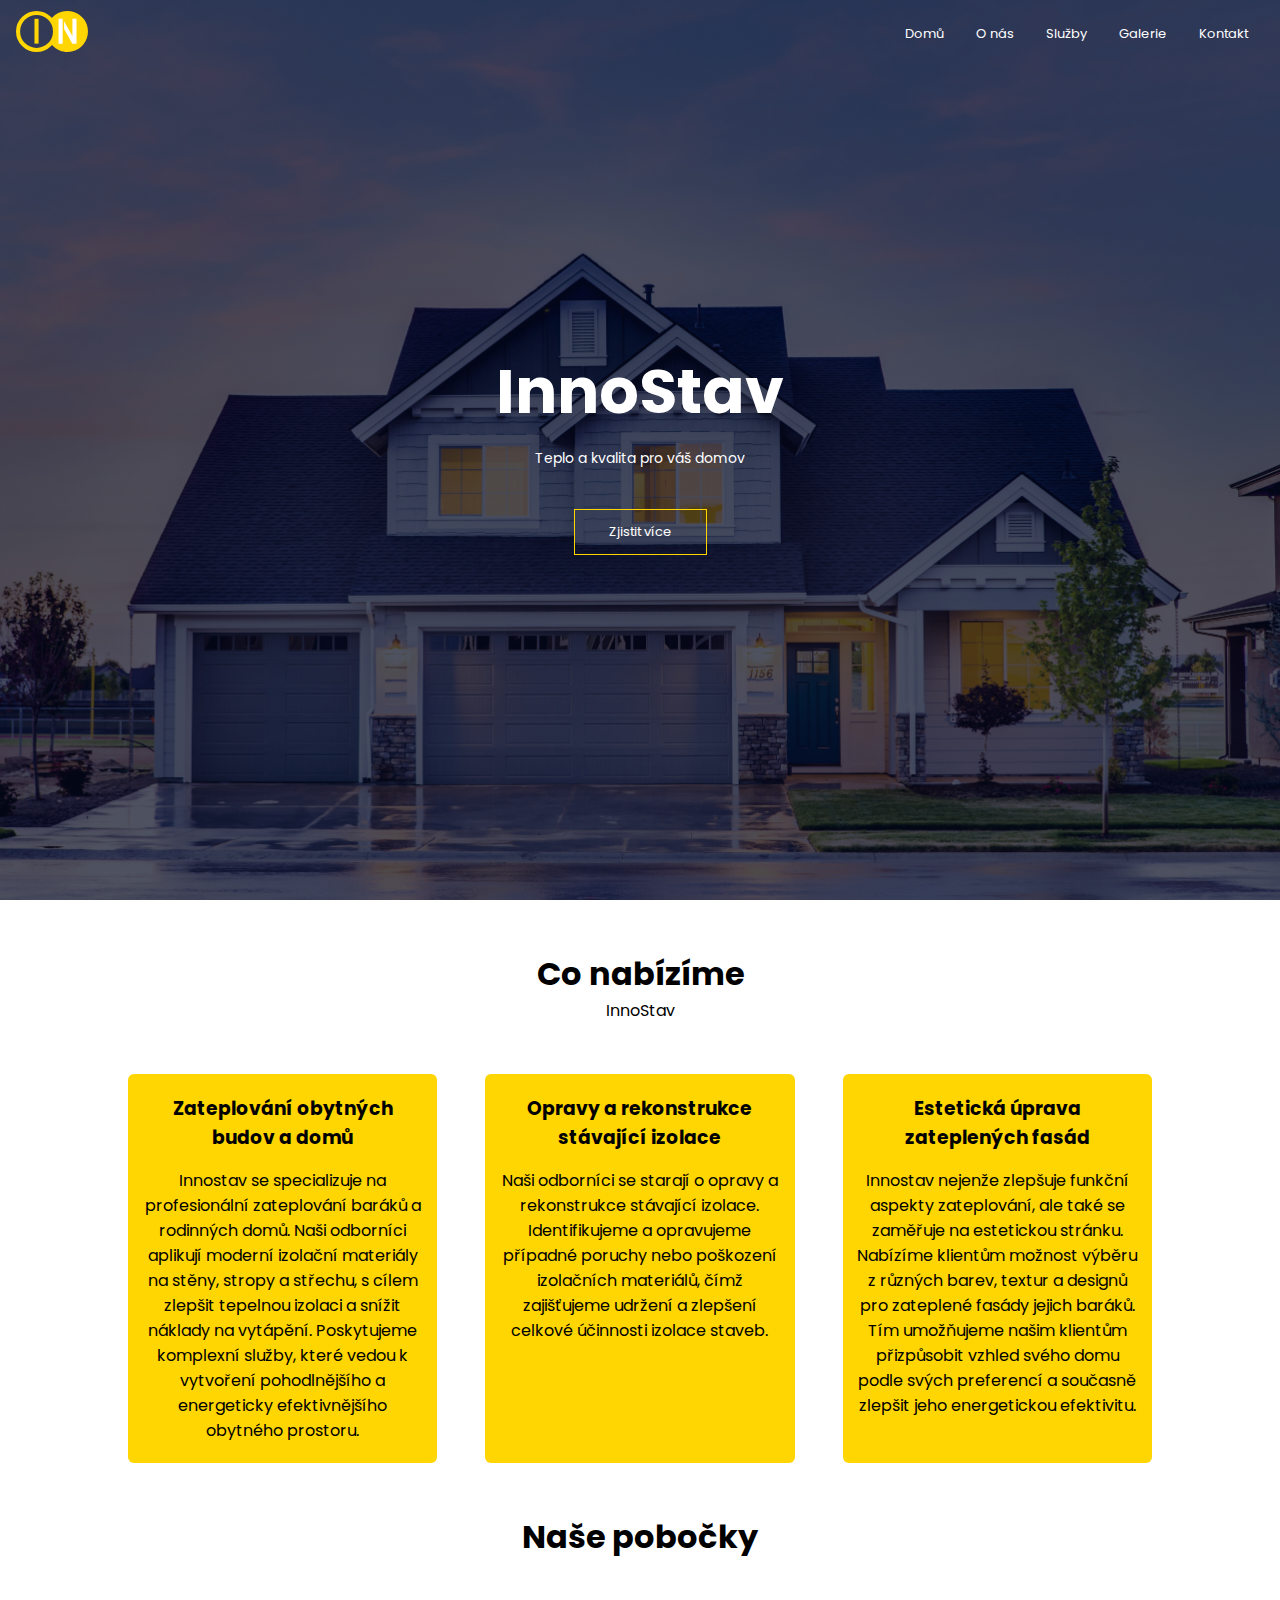
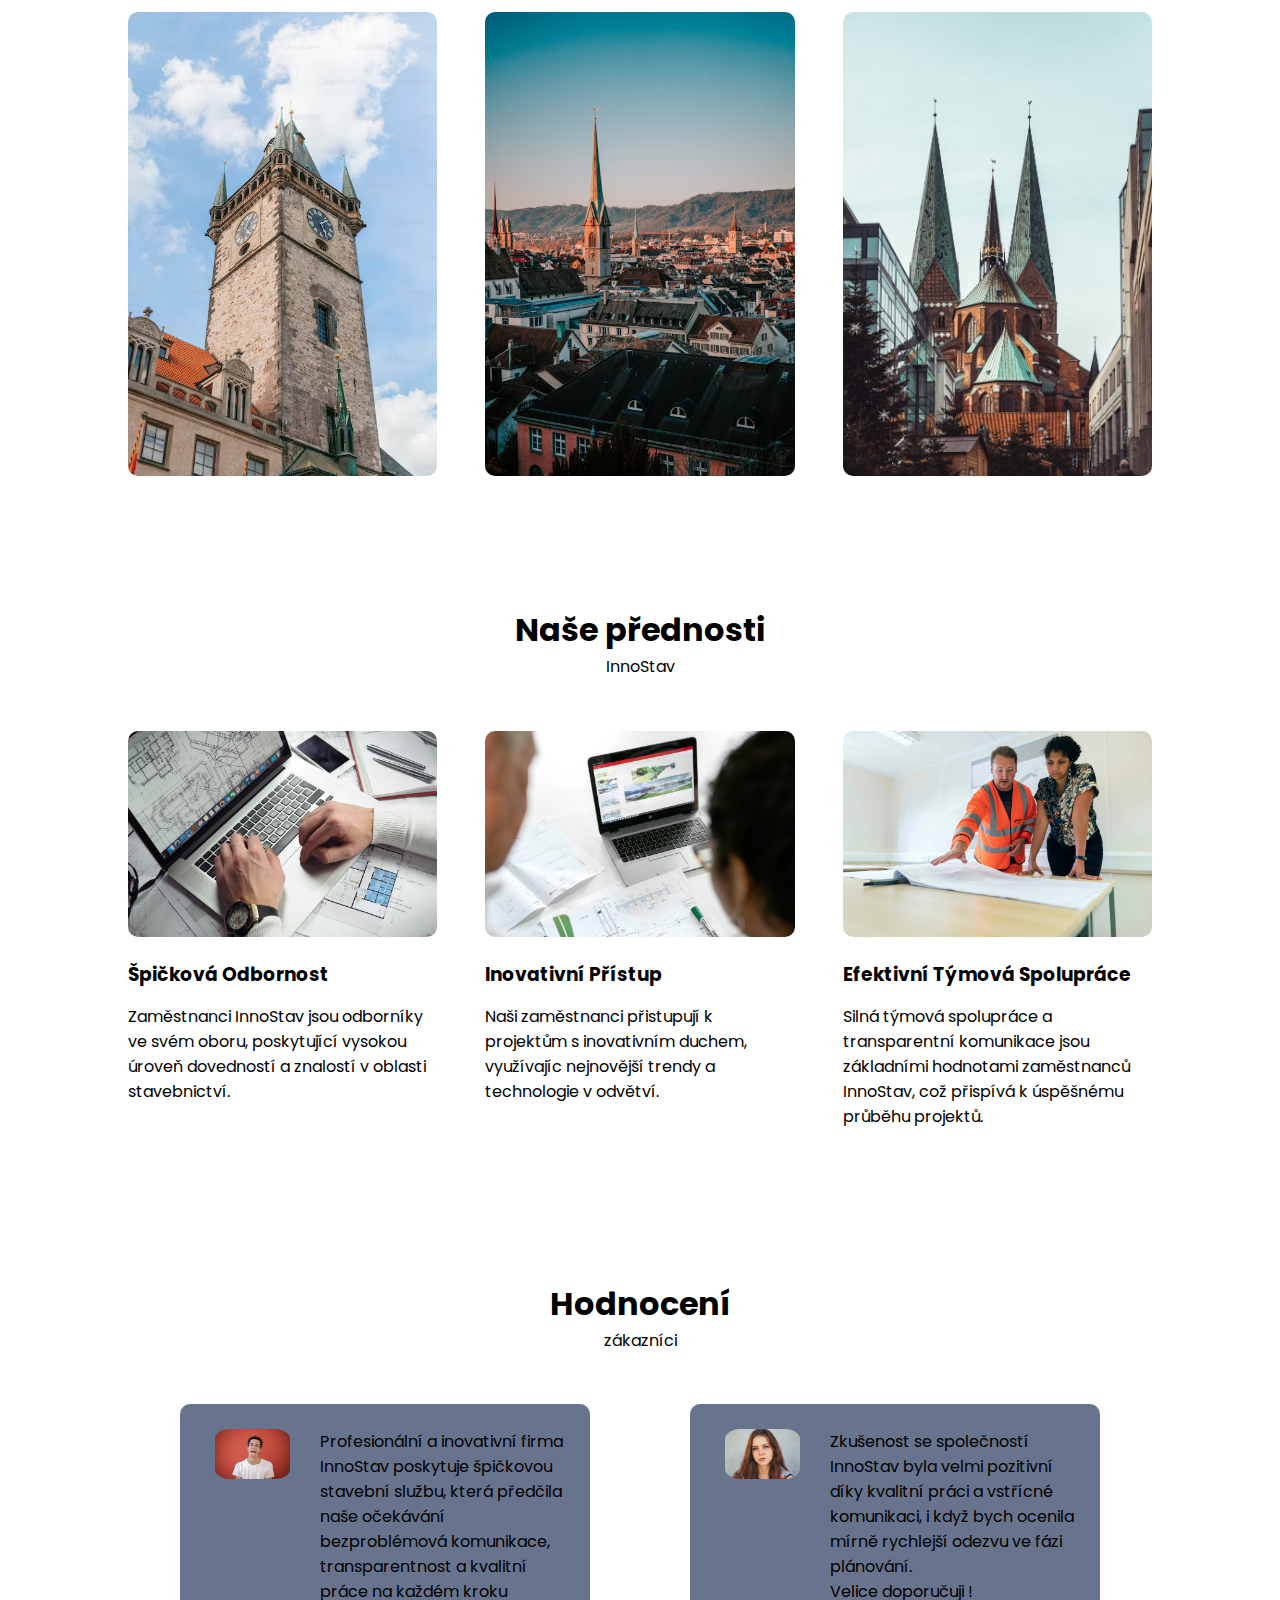
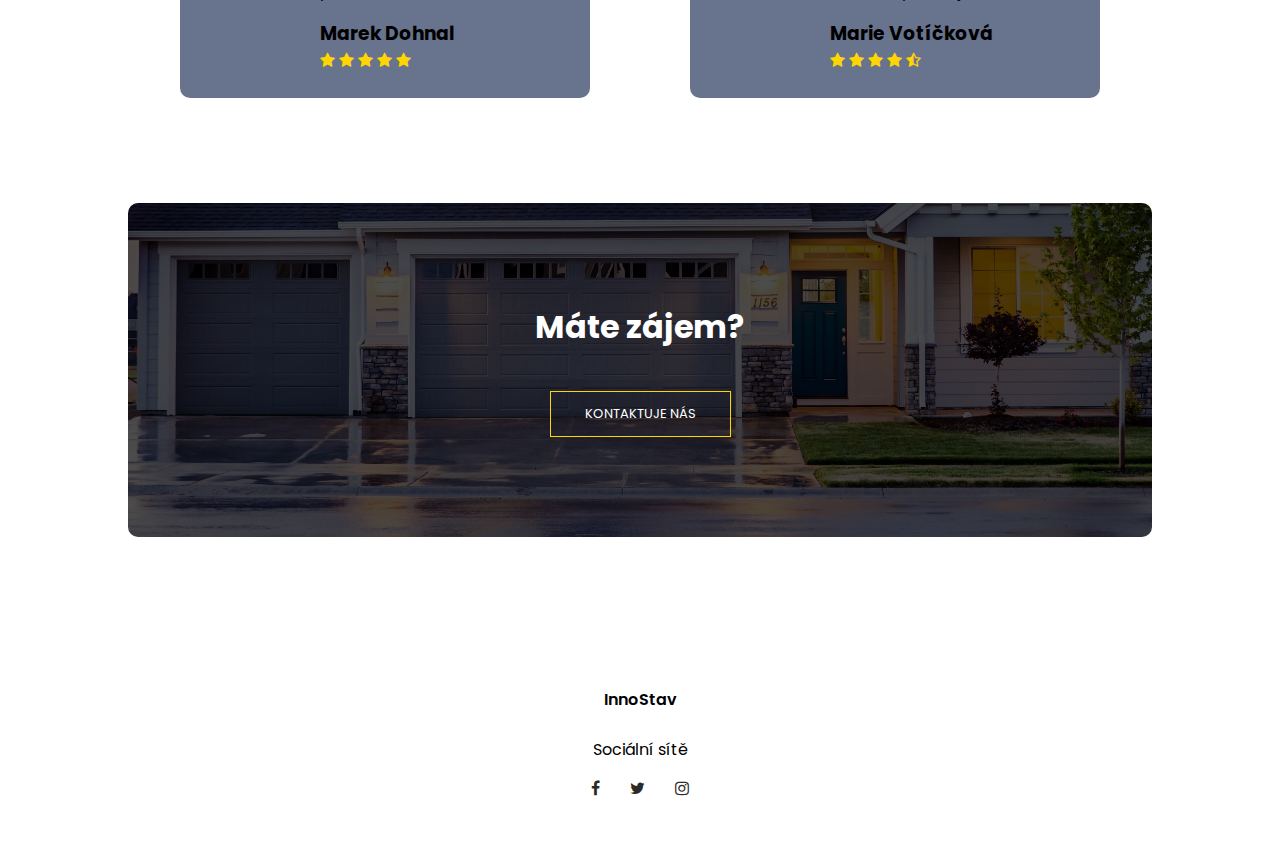
<file: index.html>
<!DOCTYPE html>
<html lang="en">

<head>
    <meta charset="UTF-8">
    <meta name="viewport" content="width=device-width, initial-scale=1.0">
    <title>InnoStav</title>
    <link rel="stylesheet" href="style.css">
    <link rel="preconnect" href="https://fonts.googleapis.com">
    <link rel="preconnect" href="https://fonts.gstatic.com" crossorigin>
    <link href="https://fonts.googleapis.com/css2?family=Poppins:wght@200;300;400;600;700&display=swap"
        rel="stylesheet">
    <link rel="stylesheet" href="https://stackpath.bootstrapcdn.com/font-awesome/4.7.0/css/font-awesome.min.css">

<body>
    <section class="header">
        <nav>
            <div class="nav-links">
                <a href="index.html"><img id="logo" src="fotky/logo.svg" alt="Logo firmy"></a>
                <ul>
                    <li><a href="index.html">Domů</a></li>
                    <li><a href="o-nas.html">O nás</a></li>
                    <li><a href="sluzby.html">Služby</a></li>
                    <li><a href="galerie.html">Galerie</a></li>
                    <li><a href="kontakt.html">Kontakt</a></li>
                </ul>
            </div>
        </nav>
        <div class="text-box">
            <h1>InnoStav</h1>
            <p>Teplo a kvalita pro váš domov</p>
            <a href="sluzby.html" class="cudlik">Zjistit více</a>
        </div>

    </section>

    <section class="down-text">
        <h1>Co nabízíme</h1>
        <p>InnoStav</p>

        <div class="row">
            <div class="down-text-color">
                <h3>Zateplování obytných budov a domů</h3>
                <p>Innostav se specializuje na profesionální zateplování baráků a rodinných domů. Naši odborníci
                    aplikují moderní izolační materiály na stěny, stropy a střechu, s cílem zlepšit tepelnou izolaci a
                    snížit náklady na vytápění. Poskytujeme komplexní služby, které vedou k vytvoření pohodlnějšího a
                    energeticky efektivnějšího obytného prostoru.</p>
            </div>
            <div class="down-text-color">
                <h3>Opravy a rekonstrukce stávající izolace</h3>
                <p>Naši odborníci se starají o opravy a rekonstrukce stávající izolace. Identifikujeme a opravujeme
                    případné poruchy nebo poškození izolačních materiálů, čímž zajišťujeme udržení a zlepšení celkové
                    účinnosti izolace staveb.</p>
            </div>
            <div class="down-text-color">
                <h3>Estetická úprava zateplených fasád</h3>
                <p>Innostav nejenže zlepšuje funkční aspekty zateplování, ale také se zaměřuje na estetickou stránku.
                    Nabízíme klientům možnost výběru z různých barev, textur a designů pro zateplené fasády jejich
                    baráků. Tím umožňujeme našim klientům přizpůsobit vzhled svého domu podle svých preferencí a
                    současně zlepšit jeho energetickou efektivitu.</p>
            </div>
        </div>

    </section>

    <section class="inter">
        <h1> Naše pobočky</h1>
        <div class="row">
            <div class="inter-col">
                <img src="fotky/praha.jpg">
                <div class="layer">
                    <h3>PRAHA</h3>
                </div>

            </div>
            <div class="inter-col">
                <img src="fotky/brno3.jpg">
                <div class="layer">
                    <h3>BRNO</h3>
                </div>

            </div>
            <div class="inter-col">
                <img src="fotky/plzen3.avif">
                <div class="layer">
                    <h3>PLZEŇ</h3>
                </div>

            </div>
        </div>
    </section>

    <section class="milan">
        <h1>Naše přednosti</h1>
        <p>InnoStav</p>
        <div class="row">
            <div class="milan-col">
                <img src="fotky/odbor.jpeg" alt="">
                <h3>Špičková Odbornost</h3>
                <p>Zaměstnanci InnoStav jsou odborníky ve svém oboru, poskytující vysokou úroveň dovedností a znalostí v
                    oblasti stavebnictví.</p>
            </div>

            <div class="milan-col">
                <img src="fotky/trend2.jpg" alt="">
                <h3>Inovativní Přístup</h3>
                <p>Naši zaměstnanci přistupují k projektům s inovativním duchem, využívajíc nejnovější trendy a
                    technologie v odvětví.</p>
            </div>

            <div class="milan-col">
                <img src="fotky/spolup.webp" alt="">
                <h3>Efektivní Týmová Spolupráce</h3>
                <p>Silná týmová spolupráce a transparentní komunikace jsou základními hodnotami zaměstnanců InnoStav,
                    což přispívá k úspěšnému průběhu projektů.</p>
            </div>
        </div>
    </section>

    <section class="hodnoceni">
        <h1>Hodnocení</h1>
        <p>zákazníci</p>
        <div class="row" style="justify-content: space-evenly;">
            <div class="hodnoceni-col">
                <img src="fotky/oblicej3.webp" alt="">
                <div>
                    <p>Profesionální a inovativní firma InnoStav poskytuje špičkovou stavební službu, která předčila
                        naše očekávání bezproblémová komunikace, transparentnost a kvalitní práce na každém kroku</p>
                    <h3>Marek Dohnal</h3>
                    <i class="fa fa-star" aria-hidden="true"></i>
                    <i class="fa fa-star" aria-hidden="true"></i>
                    <i class="fa fa-star" aria-hidden="true"></i>
                    <i class="fa fa-star" aria-hidden="true"></i>
                    <i class="fa fa-star" aria-hidden="true"></i>
                </div>

            </div>
            <div class="hodnoceni-col">
                <img src="fotky/oblicej2.jpeg" alt="">
                <div>
                    <p>Zkušenost se společností InnoStav byla velmi pozitivní díky kvalitní práci a vstřícné komunikaci,
                        i když bych ocenila mírně rychlejší odezvu ve fázi plánování.<br>Velice doporučuji !</p>
                    <h3>Marie Votíčková</h3>
                    <i class="fa fa-star" aria-hidden="true"></i>
                    <i class="fa fa-star" aria-hidden="true"></i>
                    <i class="fa fa-star" aria-hidden="true"></i>
                    <i class="fa fa-star" aria-hidden="true"></i>
                    <i class="fa fa-star-half-o" aria-hidden="true"></i>

                </div>
            </div>
        </div>

    </section>
    <section class="interista">
        <h1>Máte zájem?</h1>
        <a href="Kontakt.html" class="cudlik">KONTAKTUJE NÁS</a>
    </section>

    <section class="footer">
        <h4>InnoStav</h4>
        <p>Sociální sítě</p>

        <div class="ikony">
            <i class="fa fa-facebook" aria-hidden="true"
                onclick="window.location.href='https://www.facebook.com/groups/349080314745396';"></i>
            <i class="fa fa-twitter" aria-hidden="true"
                onclick="window.location.href='https://twitter.com/innostav';"></i>
            <i class="fa fa-instagram" aria-hidden="true"
                onclick="window.location.href='https://www.instagram.com/bombarder_alex/';"></i>
        </div>
    </section>



</body>

</html>
</file>
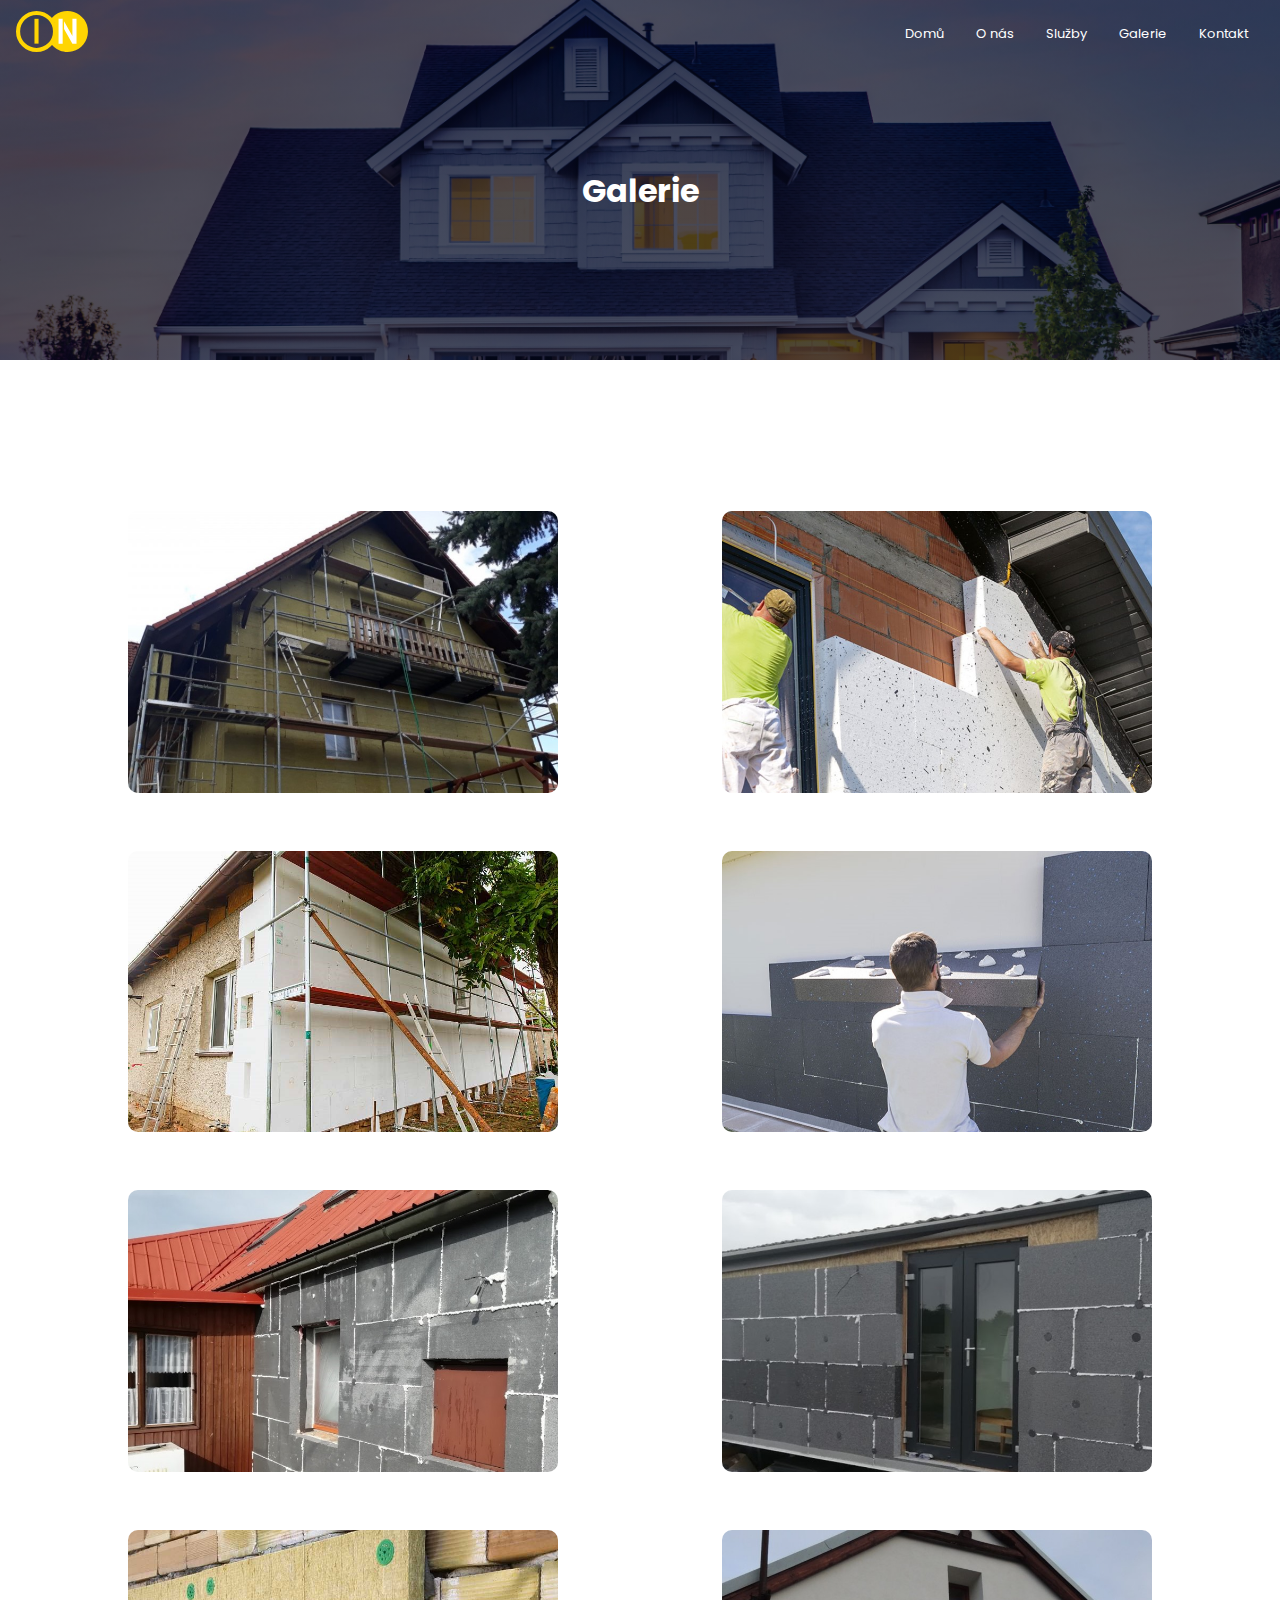
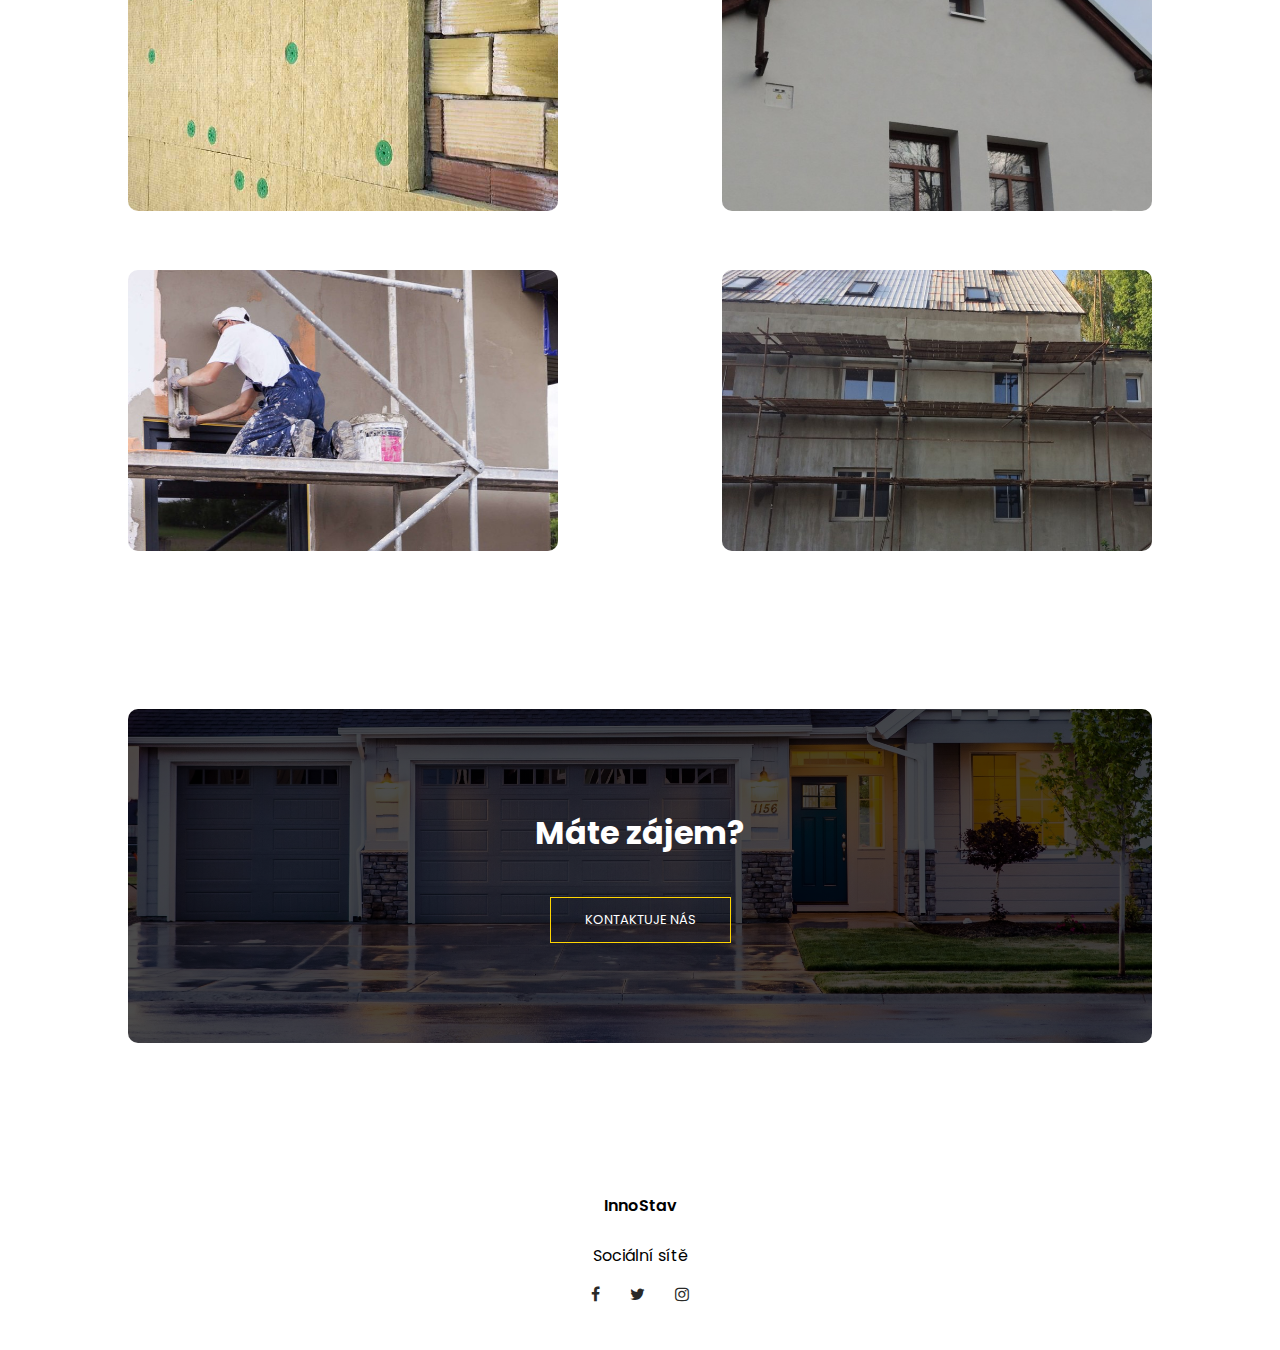
<file: galerie.html>
<!DOCTYPE html>
<html lang="en">
<head>
    <meta charset="UTF-8">
    <meta name="viewport" content="width=device-width, initial-scale=1.0">
    <title>InnoStav</title>
    <link rel="stylesheet" href="style.css">
    <link rel="preconnect" href="https://fonts.googleapis.com">
    <link rel="preconnect" href="https://fonts.gstatic.com" crossorigin>
    <link href="https://fonts.googleapis.com/css2?family=Poppins:wght@200;300;400;600;700&display=swap" rel="stylesheet">
    <link rel="stylesheet" href="https://stackpath.bootstrapcdn.com/font-awesome/4.7.0/css/font-awesome.min.css">
<body>
    <section class="sub-header">
        <nav>
            <div class="nav-links">
                <a href="index.html"><img id="logo" src="fotky/logo.svg" alt="Logo firmy"></a>
                <ul>
                    <li><a href="index.html">Domů</a></li>
                    <li><a href="o-nas.html">O nás</a></li>
                    <li><a href="sluzby.html">Služby</a></li>
                    <li><a href="galerie.html">Galerie</a></li>
                    <li><a href="kontakt.html">Kontakt</a></li>
                </ul>
            </div> 
        </nav>
        <h1>Galerie</h1>
    </section>
    

    <section class="galerie">
        <div class="forza">
            <div class="galerie-col">
                <img src="fotky2/1.jpg" alt="">
            </div>
            <div class="galerie-col">
                <img src="fotky2/2.jpg" alt="">
            </div>
            <div class="galerie-col">
                <img src="fotky2/3.jpg" alt="">
            </div>
            <div class="galerie-col">
                <img src="fotky2/4.jpg" alt="">
            </div>
            <div class="galerie-col">
                <img src="fotky2/5.jpg" alt="">
            </div>
            <div class="galerie-col">
                <img src="fotky2/6.jpg" alt="">
            </div>
            <div class="galerie-col">
                <img src="fotky2/7.jpg" alt="">
            </div>
            <div class="galerie-col">
                <img src="fotky2/8.jpg" alt="">
            </div>
            <div class="galerie-col">
                <img src="fotky2/9.jpg" alt="">
            </div>
            <div class="galerie-col">
                <img src="fotky2/10.jpg" alt="">
            </div>

            
        </div>
    </section>

    <section class="interista">
        <h1>Máte zájem?</h1>
        <a href="Kontakt.html" class="cudlik">KONTAKTUJE NÁS</a>
    </section>
    
    <section class="footer">
        <h4>InnoStav</h4>
        <p>Sociální sítě</p>
      
        <div class="ikony">
            <i class="fa fa-facebook" aria-hidden="true"
                onclick="window.location.href='https://www.facebook.com/groups/349080314745396';"></i>
            <i class="fa fa-twitter" aria-hidden="true"
                onclick="window.location.href='https://twitter.com/innostav';"></i>
            <i class="fa fa-instagram" aria-hidden="true"
                onclick="window.location.href='https://www.instagram.com/bombarder_alex/';"></i>
        </div>
    </section>   
</body>
</html>
</file>
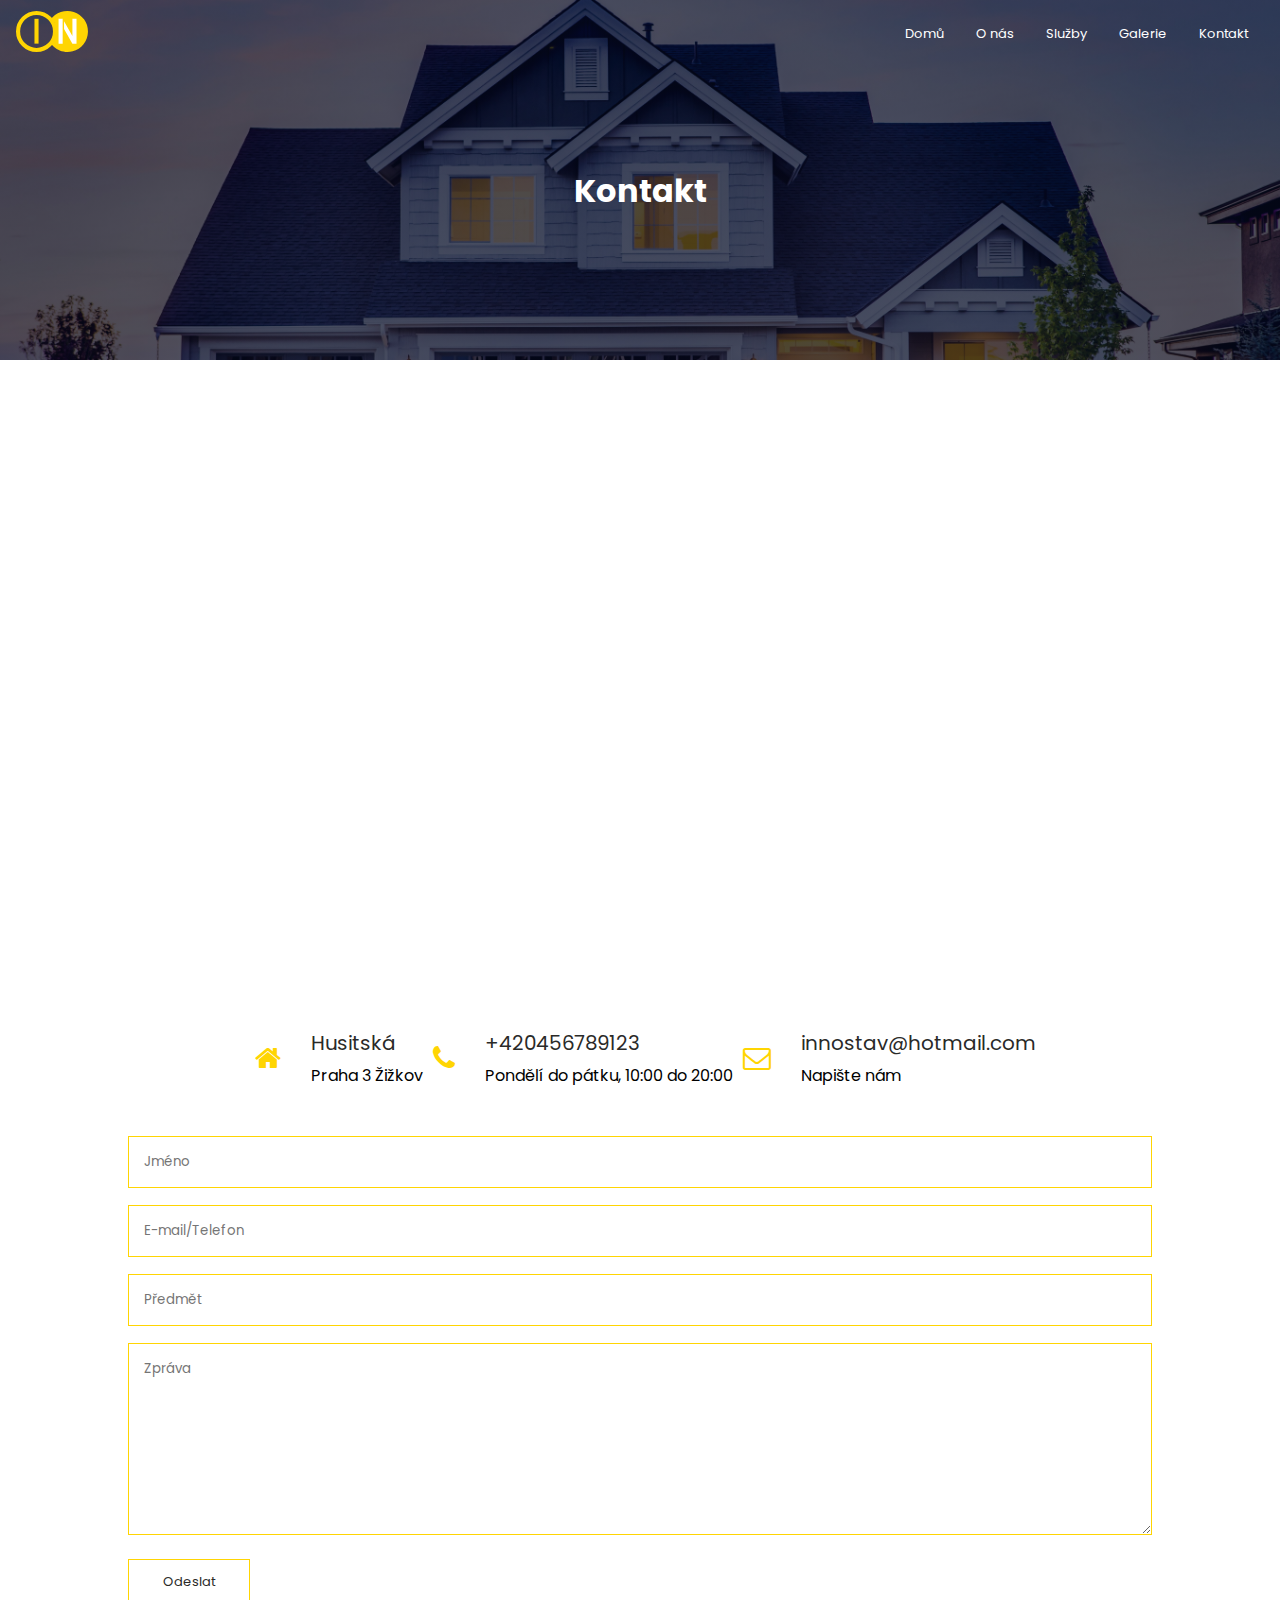
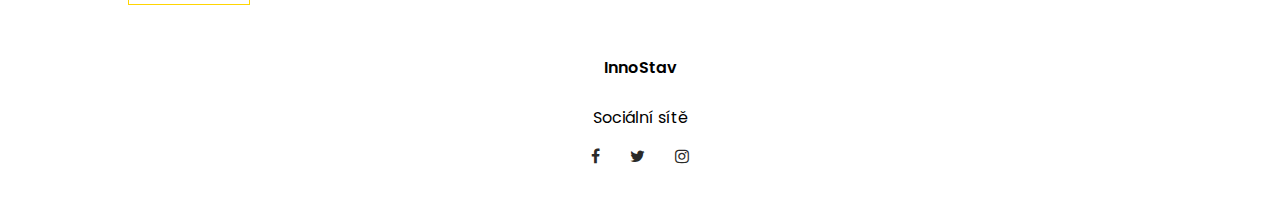
<file: kontakt.html>
<!DOCTYPE html>
<html lang="en">

<head>
    <meta charset="UTF-8">
    <meta name="viewport" content="width=device-width, initial-scale=1.0">
    <title>InnoStav</title>
    <link rel="stylesheet" href="style.css">
    <link rel="preconnect" href="https://fonts.googleapis.com">
    <link rel="preconnect" href="https://fonts.gstatic.com" crossorigin>
    <link href="https://fonts.googleapis.com/css2?family=Poppins:wght@200;300;400;600;700&display=swap"
        rel="stylesheet">
    <link rel="stylesheet" href="https://stackpath.bootstrapcdn.com/font-awesome/4.7.0/css/font-awesome.min.css">

<body>
    <section class="sub-header">
        <nav>
            <div class="nav-links">
                <a href="index.html"><img id="logo" src="fotky/logo.svg" alt="Logo firmy"></a>
                <ul>
                    <li><a href="index.html">Domů</a></li>
                    <li><a href="o-nas.html">O nás</a></li>
                    <li><a href="sluzby.html">Služby</a></li>
                    <li><a href="galerie.html">Galerie</a></li>
                    <li><a href="kontakt.html">Kontakt</a></li>
                </ul>
            </div>
        </nav>
        <h1>Kontakt</h1>
    </section>

    <section class="lokace">
        <iframe
            src="https://www.google.com/maps/embed?pb=!1m14!1m12!1m3!1d159.99706462084853!2d14.44373985911015!3d50.08716619044205!2m3!1f0!2f0!3f0!3m2!1i1024!2i768!4f13.1!5e0!3m2!1scs!2scz!4v1704552148950!5m2!1scs!2scz"
            width="600" height="450" style="border:0;" allowfullscreen="" loading="lazy"
            referrerpolicy="no-referrer-when-downgrade"></iframe>
    </section>

    <section class="kontakt">
        <div class="row" style="flex-direction: column;">
            <div class="kontakt-col">
                <div>
                    <i class="fa fa-home" aria-hidden="true"></i>
                    <span>
                        <h5>Husitská</h5>
                        <p>Praha 3 Žižkov</p>
                    </span>
                </div>
                <div>
                    <i class="fa fa-phone" aria-hidden="true"></i>
                    <span>
                        <h5>+420456789123</h5>
                        <p>Pondělí do pátku, 10:00 do 20:00</p>
                    </span>
                </div>
                <div>
                    <i class="fa fa-envelope-o" aria-hidden="true"></i>
                    <span>
                        <h5>innostav@hotmail.com</h5>
                        <p>Napište nám</p>
                    </span>
                </div>
            </div>
            <div class="kontakt-col">

                <form action="">
                    <input type="text" placeholder="Jméno" required>
                    <input type="Email" placeholder="E-mail/Telefon" required>
                    <input type="text" placeholder="Předmět" required>
                    <textarea rows="8" placeholder="Zpráva" required></textarea>
                    <button type="Potvrdit" class="cudlik">Odeslat</button>
                </form>

            </div>
        </div>
        </div>



    </section>




    <section class="footer">
        <h4>InnoStav</h4>
        <p>Sociální sítě</p>

        <div class="ikony">
            <i class="fa fa-facebook" aria-hidden="true"
                onclick="window.location.href='https://www.facebook.com/groups/349080314745396';"></i>
            <i class="fa fa-twitter" aria-hidden="true"
                onclick="window.location.href='https://twitter.com/innostav';"></i>
            <i class="fa fa-instagram" aria-hidden="true"
                onclick="window.location.href='https://www.instagram.com/bombarder_alex/';"></i>
        </div>
    </section>
</body>

</html>
</file>
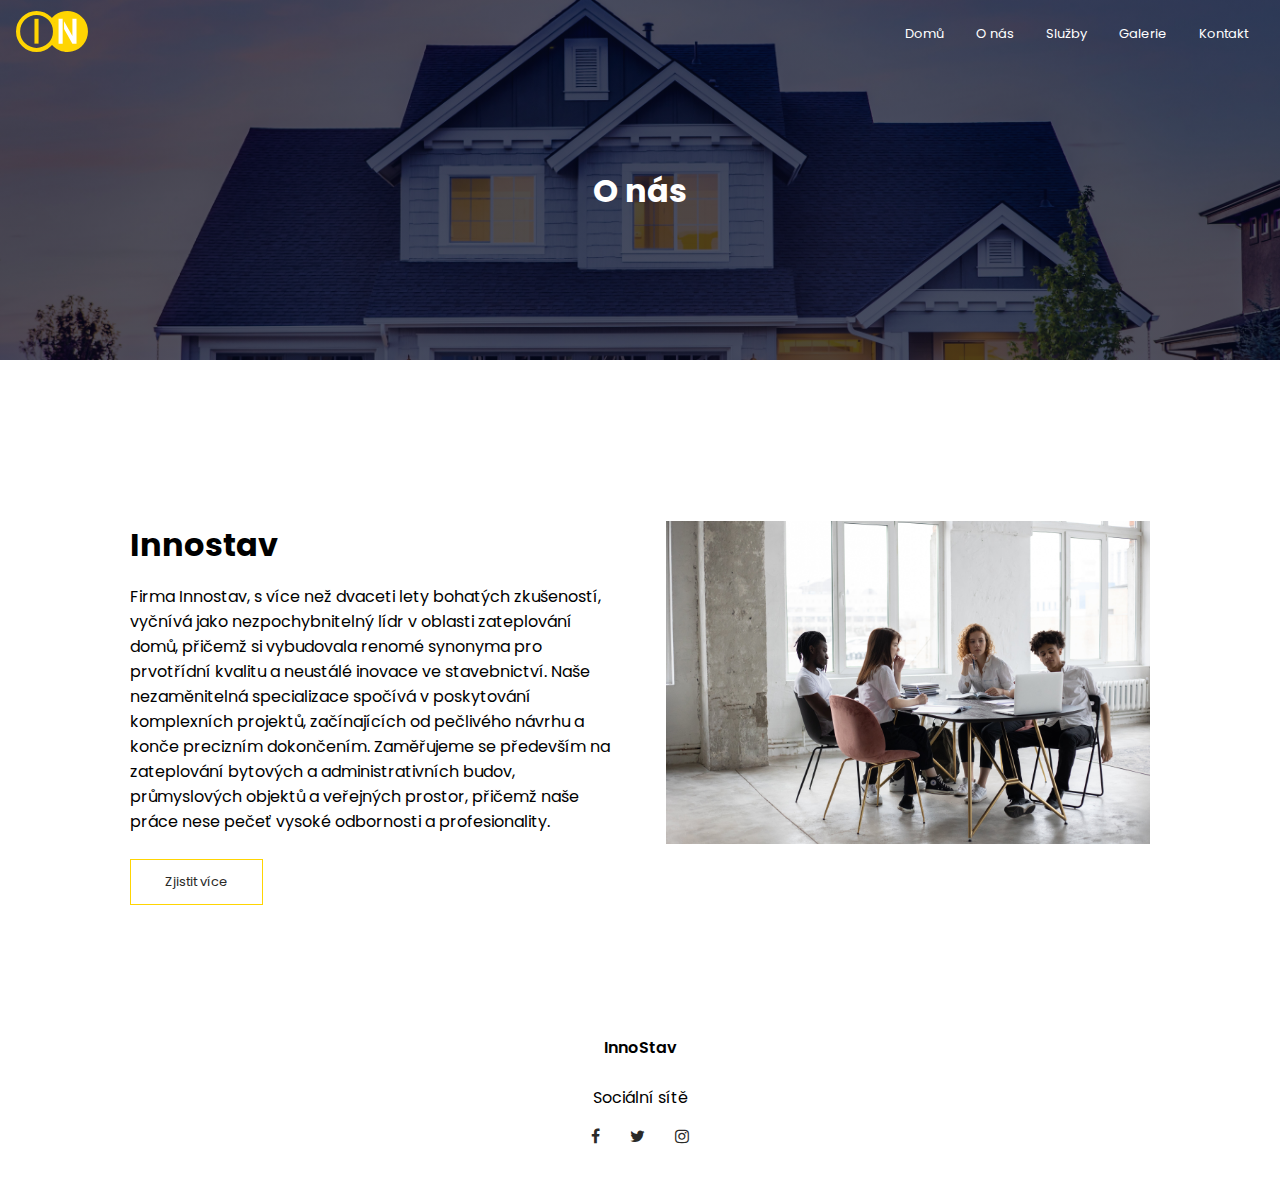
<file: o-nas.html>
<!DOCTYPE html>
<html lang="en">
<head>
    <meta charset="UTF-8">
    <meta name="viewport" content="width=device-width, initial-scale=1.0">
    <title>InnoStav</title>
    <link rel="stylesheet" href="style.css">
    <link rel="preconnect" href="https://fonts.googleapis.com">
    <link rel="preconnect" href="https://fonts.gstatic.com" crossorigin>
    <link href="https://fonts.googleapis.com/css2?family=Poppins:wght@200;300;400;600;700&display=swap" rel="stylesheet">
    <link rel="stylesheet" href="https://stackpath.bootstrapcdn.com/font-awesome/4.7.0/css/font-awesome.min.css">
<body>
    <section class="sub-header">
        <nav>
            <div class="nav-links">
                <a href="index.html"><img id="logo" src="fotky/logo.svg" alt="Logo firmy"></a>
                <ul>
                    <li><a href="index.html">Domů</a></li>
                    <li><a href="o-nas.html">O nás</a></li>
                    <li><a href="sluzby.html">Služby</a></li>
                    <li><a href="galerie.html">Galerie</a></li>
                    <li><a href="kontakt.html">Kontakt</a></li>
                </ul>
            </div> 
        </nav>
        <h1>O nás</h1>
    </section>
    <section class="onas-content">
        <div class="row">
            <div class="onas-col">
                <h1>Innostav</h1>
                <p>Firma Innostav, s více než dvaceti lety bohatých zkušeností, vyčnívá jako nezpochybnitelný lídr v oblasti zateplování domů, přičemž si vybudovala renomé synonyma pro prvotřídní kvalitu a neustálé inovace ve stavebnictví. Naše nezaměnitelná specializace spočívá v poskytování komplexních projektů, začínajících od pečlivého návrhu a konče precizním dokončením. Zaměřujeme se především na zateplování bytových a administrativních budov, průmyslových objektů a veřejných prostor, přičemž naše práce nese pečeť vysoké odbornosti a profesionality.</p>
                <a href="sluzby.html" class="cudlik druhy">Zjistit více</a>
            </div>
            <div class="onas-col">
                <img src="fotky/onas.jpg" alt="">
            </div>
        </div>

    </section>
    <section class="footer">
        <h4>InnoStav</h4>
        <p>Sociální sítě</p>
      
        <div class="ikony">
            <i class="fa fa-facebook" aria-hidden="true" onclick="window.location.href='https://www.facebook.com/groups/349080314745396';"></i>
            <i class="fa fa-twitter" aria-hidden="true" onclick="window.location.href='https://twitter.com/innostav';"></i>
            <i class="fa fa-instagram" aria-hidden="true" onclick="window.location.href='https://www.instagram.com/bombarder_alex/';"></i>
        </div>
    </section>   
</body>
</html>
</file>
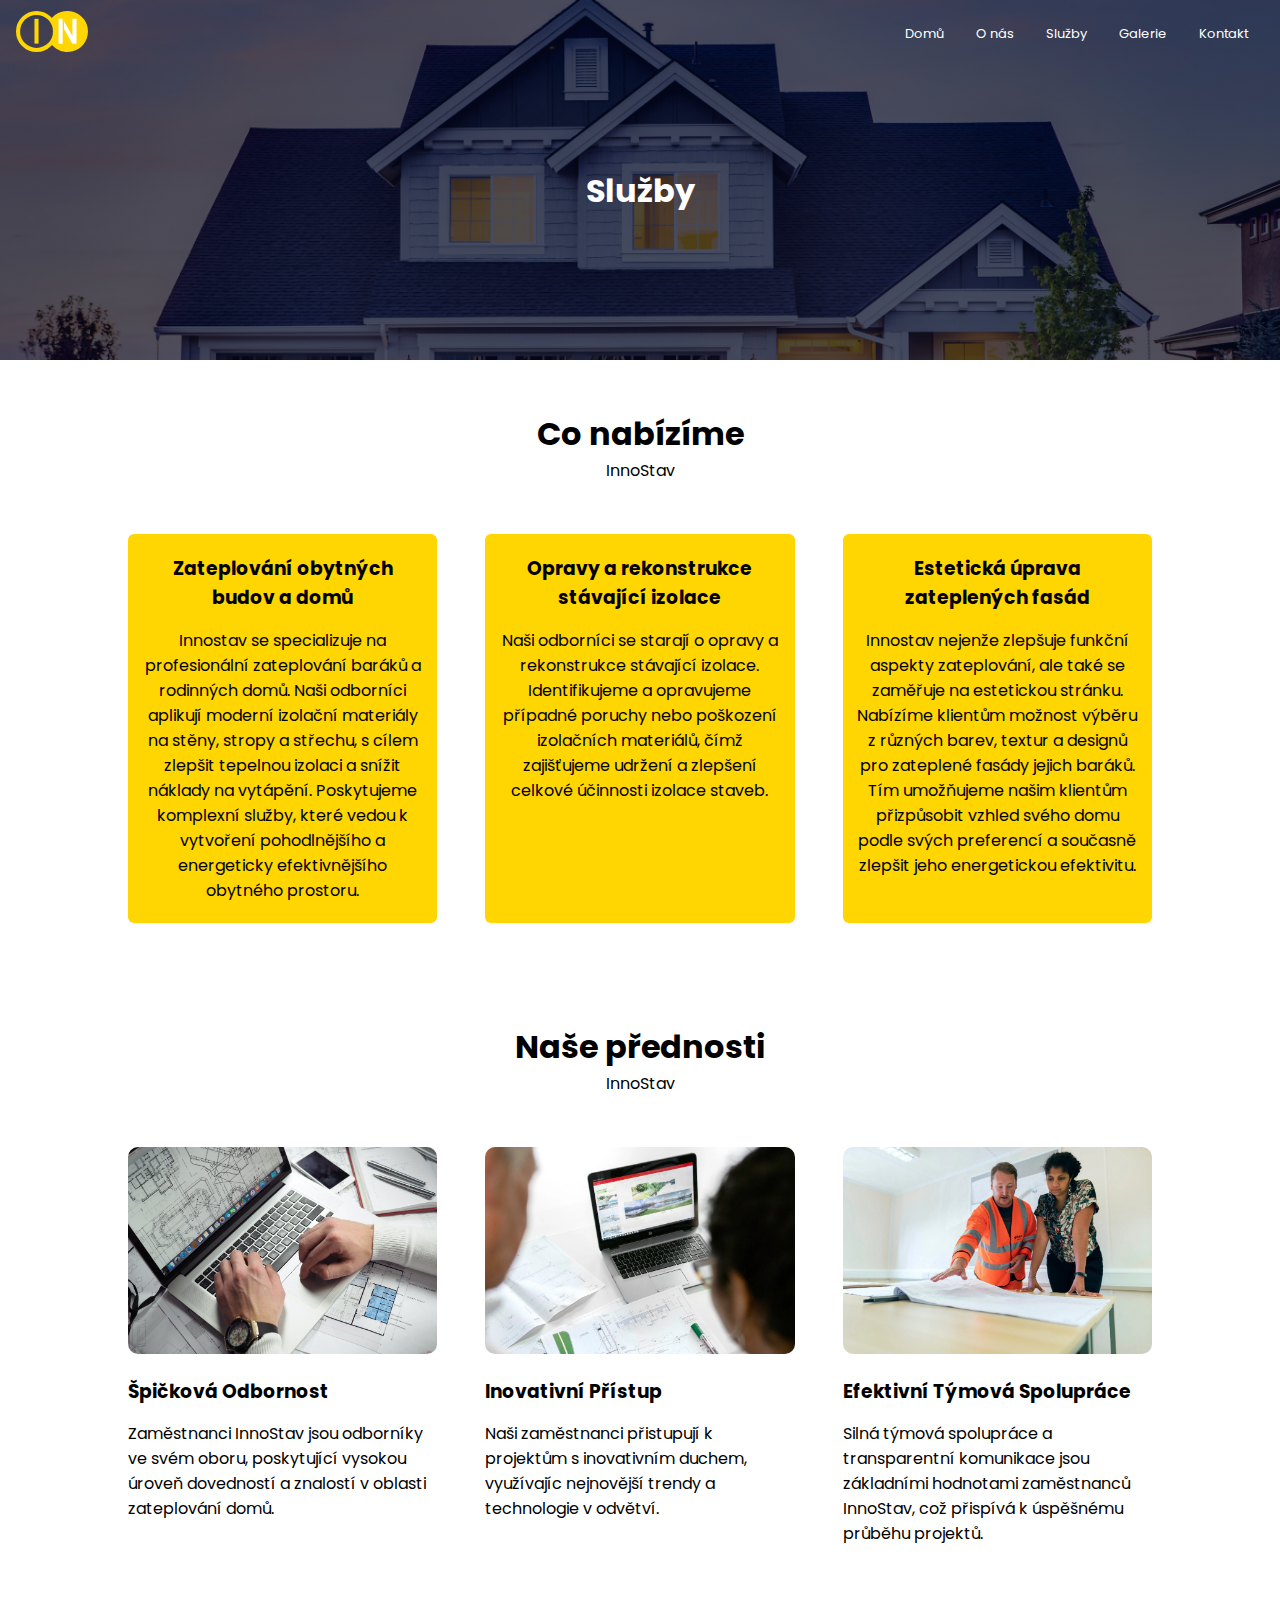
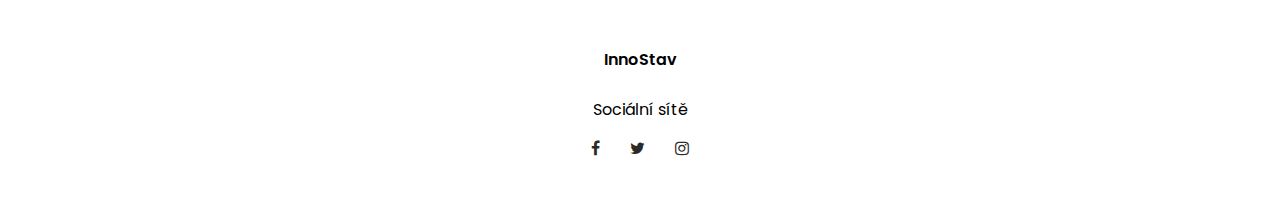
<file: sluzby.html>
<!DOCTYPE html>
<html lang="en">
<head>
    <meta charset="UTF-8">
    <meta name="viewport" content="width=device-width, initial-scale=1.0">
    <title>InnoStav</title>
    <link rel="stylesheet" href="style.css">
    <link rel="preconnect" href="https://fonts.googleapis.com">
    <link rel="preconnect" href="https://fonts.gstatic.com" crossorigin>
    <link href="https://fonts.googleapis.com/css2?family=Poppins:wght@200;300;400;600;700&display=swap" rel="stylesheet">
    <link rel="stylesheet" href="https://stackpath.bootstrapcdn.com/font-awesome/4.7.0/css/font-awesome.min.css">
<body>
    <section class="sub-header">
        <nav>
            <div class="nav-links">
                <a href="index.html"><img id="logo" src="fotky/logo.svg" alt="Logo firmy"></a>
                <ul>
                    <li><a href="index.html">Domů</a></li>
                    <li><a href="o-nas.html">O nás</a></li>
                    <li><a href="sluzby.html">Služby</a></li>
                    <li><a href="galerie.html">Galerie</a></li>
                    <li><a href="kontakt.html">Kontakt</a></li>
                </ul>
            </div> 
        </nav>
        <h1>Služby</h1>
    </section>
    <section class="down-text">
        <h1>Co nabízíme</h1>
        <p>InnoStav</p>

        <div class="row">
            <div class="down-text-color">
                <h3>Zateplování obytných budov a domů</h3>
                <p>Innostav se specializuje na profesionální zateplování baráků a rodinných domů. Naši odborníci aplikují moderní izolační materiály na stěny, stropy a střechu, s cílem zlepšit tepelnou izolaci a snížit náklady na vytápění. Poskytujeme komplexní služby, které vedou k vytvoření pohodlnějšího a energeticky efektivnějšího obytného prostoru.</p>
            </div>
            <div class="down-text-color">
                <h3>Opravy a rekonstrukce stávající izolace</h3>
                <p>Naši odborníci se starají o opravy a rekonstrukce stávající izolace. Identifikujeme a opravujeme případné poruchy nebo poškození izolačních materiálů, čímž zajišťujeme udržení a zlepšení celkové účinnosti izolace staveb.</p>
            </div>
            <div class="down-text-color">
                <h3>Estetická úprava zateplených fasád</h3>
                <p>Innostav nejenže zlepšuje funkční aspekty zateplování, ale také se zaměřuje na estetickou stránku. Nabízíme klientům možnost výběru z různých barev, textur a designů pro zateplené fasády jejich baráků. Tím umožňujeme našim klientům přizpůsobit vzhled svého domu podle svých preferencí a současně zlepšit jeho energetickou efektivitu.</p>
            </div>
        </div>

    </section>

    <section class="milan">
        <h1>Naše přednosti</h1>
        <p>InnoStav</p>
        <div class="row">
            <div class="milan-col">
                <img src="fotky/odbor.jpeg" alt="">
                <h3>Špičková Odbornost</h3>
                <p>Zaměstnanci InnoStav jsou odborníky ve svém oboru, poskytující vysokou úroveň dovedností a znalostí v oblasti zateplování domů.</p>
            </div>

            <div class="milan-col">
                <img src="fotky/trend2.jpg" alt="">
                <h3>Inovativní Přístup</h3>
                <p>Naši zaměstnanci přistupují k projektům s inovativním duchem, využívajíc nejnovější trendy a technologie v odvětví.</p>
            </div>

            <div class="milan-col">
                <img src="fotky/spolup.webp" alt="">
                <h3>Efektivní Týmová Spolupráce</h3>
                <p>Silná týmová spolupráce a transparentní komunikace jsou základními hodnotami zaměstnanců InnoStav, což přispívá k úspěšnému průběhu projektů.</p>
            </div>
        </div>
    </section>
    
    <section class="footer">
        <h4>InnoStav</h4>
        <p>Sociální sítě</p>
      
        <div class="ikony">
            <i class="fa fa-facebook" aria-hidden="true"
                onclick="window.location.href='https://www.facebook.com/groups/349080314745396';"></i>
            <i class="fa fa-twitter" aria-hidden="true"
                onclick="window.location.href='https://twitter.com/innostav';"></i>
            <i class="fa fa-instagram" aria-hidden="true"
                onclick="window.location.href='https://www.instagram.com/bombarder_alex/';"></i>
        </div>
    </section>   
</body>
</html>
</file>
<file: style.css>
* {
    margin: 0;
    padding: 0;
    box-sizing: border-box;
    font-family: 'Poppins', sans-serif;
}

/* 
barevné schéma: https://coolors.co/2a2a28-68748d-ffd502-ffffff
*/

/*TEST*/
:root {
    --zluta: #FFD502;
    --bila: white;
}

.header {
    min-height: 100vh;
    width: 100%;
    background-image: linear-gradient(rgba(4, 9, 30, 0.7), rgba(4, 9, 30, 0.7)), url(fotky/barak.jpg);
    background-position: center;
    background-size: cover;
    position: relative;
}

.nav {
    display: flex;
    padding: 2% 6%;
    justify-content: space-between;
    align-items: center;
}

.nav img {
    display: flex;
}

.nav-links {
    display: flex;
    justify-content: space-between;
    text-align: right;
    width: 100%;
}

.nav-links ul {
    display: flex;
    align-items: center;
    margin-right: 2em;
    gap: 2em;
}

.nav-links ul li {
    list-style: none;
    display: inline-block;
    position: relative;
}

.nav-links ul li a {
    color: var(--bila);
    text-decoration: none;
    font-size: 13px;

}

.nav-links ul li::after {
    content: "";
    width: 0%;
    height: 2px;
    background: var(--zluta);
    display: block;
    margin: auto;
    transition: 0.5s
}

.nav-links ul li:hover::after {
    width: 100%;
    cursor: pointer;
}

.text-box {
    width: 90%;
    color: var(--bila);
    position: absolute;
    top: 50%;
    left: 50%;
    transform: translate(-50%, -50%);
    text-align: center;

}

.text-box h1 {
    font-size: 62px;
}

.text-box p {
    margin: 10px 0 40px;
    font-size: 14px;
    color: var(--bila);
}

.cudlik {
    display: inline-block;
    text-decoration: none;
    color: var(--bila);
    border: 1px solid var(--zluta);
    padding: 12px 34px;
    font-size: 13px;
    background: transparent;
    position: relative;
    cursor: pointer;
}

.cudlik:hover {
    border: 1px solid var(--zluta);
    background: var(--zluta);
    transition: 1s;
}

.down-text {
    width: 80%;
    margin: auto;
    text-align: center;
    padding-top: 50px;
}

.h1 {
    font-size: 36px;
    font-weight: 600;
}

.p {
    color: var(--bila);
    font-size: 14px;
    font-weight: 300;
    line-height: 22px;
    padding: 10px;
}

.row {
    margin-top: 5%;
    display: flex;
    width: 100%;
    flex-wrap: nowrap;
    gap: 3em;
    flex-direction: row;
}

.down-text-color {
    flex-basis: 1px; 
    background: var(--zluta);
    border-radius: 6px;
    padding: 20px 12px;
    transition: 0.3s;
    display: flex;
    flex-direction: column;
    gap: 1em;
    flex-grow: 1;
}

.h3 {
    text-align: center;
    font-weight: 600;
    margin: 10px 0;
}

.down-text-color:hover {
    transform: scale(1.05);
}

.inter {
    width: 80%;
    margin: auto;
    text-align: center;
    padding-top: 50px;
}

.inter-col {
    flex-basis: 32%;
    border-radius: 10px;
    margin-bottom: 30px;
    position: relative;
    overflow: hidden;

}

.inter-col img {
    width: 100%;
    display: block;
}

.layer {
    background: transparent;
    height: 100%;
    width: 100%;
    position: absolute;
    top: 0;
    left: 0;
    transition: 0.5s;
}

.layer:hover {
    background: rgb(225, 213, 2)
}

.layer h3 {
    width: 100%;
    font-weight: 500;
    color: var(--bila);
    font-size: 26px;
    bottom: 0;
    left: 50%;
    transform: translateX(-50%);
    position: absolute;
    opacity: 0;
    transition: 0.5s;
}

.layer:hover h3 {
    bottom: 49%;
    opacity: 1;
}

.milan {
    width: 80%;
    margin: auto;
    text-align: center;
    padding-top: 100px;
}

.milan-col {
    flex-basis: 42%;
    border-radius: 10px;
    margin-bottom: 5%;
    text-align: left;
}

.milan-col img {
    width: 100%;
    border-radius: 10px;

}

.milan-col p {
    padding: 0;

}

.milan-col h3 {
    margin-top: 16px;
    margin-bottom: 15px;
    text-align: left;
}

.hodnoceni {
    width: 80%;
    margin: auto;
    padding-top: 100px;
    text-align: center;
}

.hodnoceni-col {
    flex-basis: 40%;
    border-radius: 10px;
    margin-bottom: 5px;
    text-align: left;
    background: #68748D;
    padding: 25px;
    cursor: pointer;
    display: flex;
}

.hodnoceni-col img {
    height: 50px;
    margin-left: 10px;
    margin-right: 30px;
    border-radius: 20%;
}

.hodnoceni-col p {
    padding: 0;
}

.hodnoceni-col h3 {
    margin-top: 15px;
    text-align: left;
}

.hodnoceni-col .fa {
    color: var(--zluta);
}

.interista {
    margin: 100px auto;
    width: 80%;
    background-image: linear-gradient(rgba(0, 0, 0, 0.7), rgba(0, 0, 0, 0.7)), url(fotky/barak4.jpg);
    background-position: center;
    background-size: cover;
    border-radius: 10px;
    text-align: center;
    padding: 100px 0;
}

.interista h1 {
    color: var(--bila);
    margin-bottom: 40px;
    padding: 0;

}

.footer {
    width: 100%;
    text-align: center;
    padding: 30px 0;
}

.footer h4 {
    margin-top: 20px;
    margin-bottom: 25px;
    font-weight: 600;
}

.ikony .fa {
    color: #2A2A28;
    margin: 0 13px;
    cursor: pointer;
    padding: 18px 0;
}


.sub-header {
    height: 40vh;
    width: 100%;
    background-image: linear-gradient(rgba(4, 9, 30, 0.7), rgba(4, 9, 30, 0.7)), url(fotky/barak.jpg);
    background-position: center;
    background-size: cover;
    text-align: center;
    color: var(--bila);
}

.sub-header h1 {
    margin-top: 100px;

}

.onas-content {
    width: 80%;
    margin: auto;
    padding-top: 80px;
    padding-bottom: 50px;
}

.onas-col {
    flex-basis: 48%;
    padding: 30px 2px;
}

.onas-col img {
    width: 100%;

}

.onas-col h1 {
    padding-top: 0;
}

.onas-col p {
    padding: 15px 0 25px;
}

.druhy {
    border: 1px solid var(--zluta);
    background: transparent;
    color: #2A2A28;
}

.test {
    display: flex;
    justify-content: center;
    margin: 50px auto;

}

.test div {
    position: relative;
    overflow: hidden;
}

.test figure {
    margin: 0;

}

.test img {
    width: 100%;
    height: auto;
    transition: transoform 0.3s ease;
}

.test:hover img {
    transform: scale(1.1);
}

.lokace {
    width: 80%;
    margin: auto;
    padding: 80px 0;
}

.lokace iframe {
    width: 100%;
}

.kontakt {
    width: 80%;
    margin: auto;
}

.kontakt div {
    display: flex;
    align-items: center;
}

.kontakt div .fa {
    font-size: 28px;
    color: var(--zluta);
    margin: 10px;
    margin-right: 30px;
}

.kontakt div p {
    padding: 0;
}

.kontakt div h5 {
    font-size: 20px;
    margin-bottom: 5px;
    color: #2A2A28;
    font-weight: 400;
}

.kontakt button {
    color: #2A2A28;
}

.kontakt-col input,
.kontakt-col textarea {
    width: 100%;
    padding: 15px;
    margin-bottom: 17px;
    outline: none;
    border: 1px solid var(--zluta);
}

.galerie {
    width: 80%;
    margin: auto;
    text-align: center;
    padding-top: 100px;
}

.galerie-col {
    flex-basis: 42%;
    border-radius: 10px;
    margin-bottom: 5%;
    text-align: left;
}

.galerie-col img {
    width: 100%;
    border-radius: 10px;
    transition: transform 0.2s ease-out;
}

.galerie-col img:hover {
    transform: scale(1.1);
}

.forza {
    margin-top: 5%;
    display: flex;
    justify-content: space-between;
    flex-wrap: wrap;
}

#logo {
    width: 4.5em;
    margin: 0.5em 1em;
}
</file>
